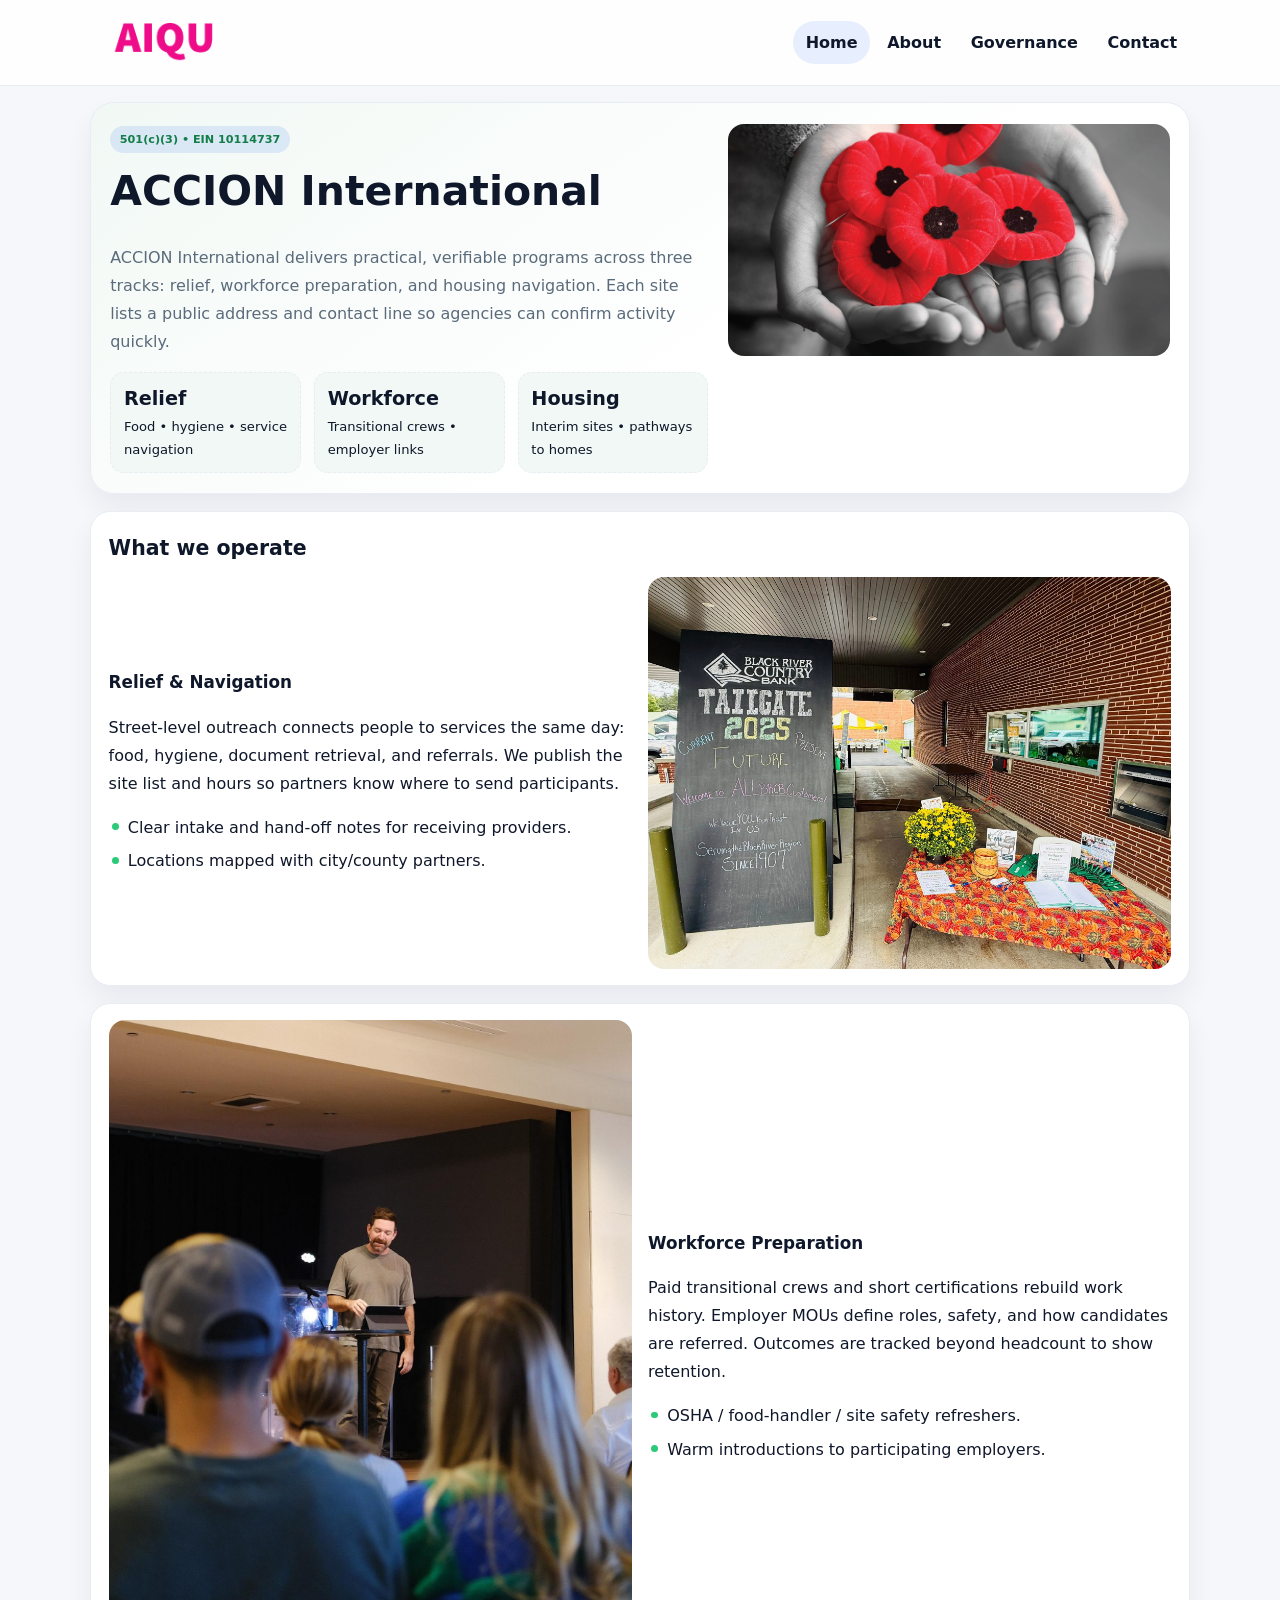
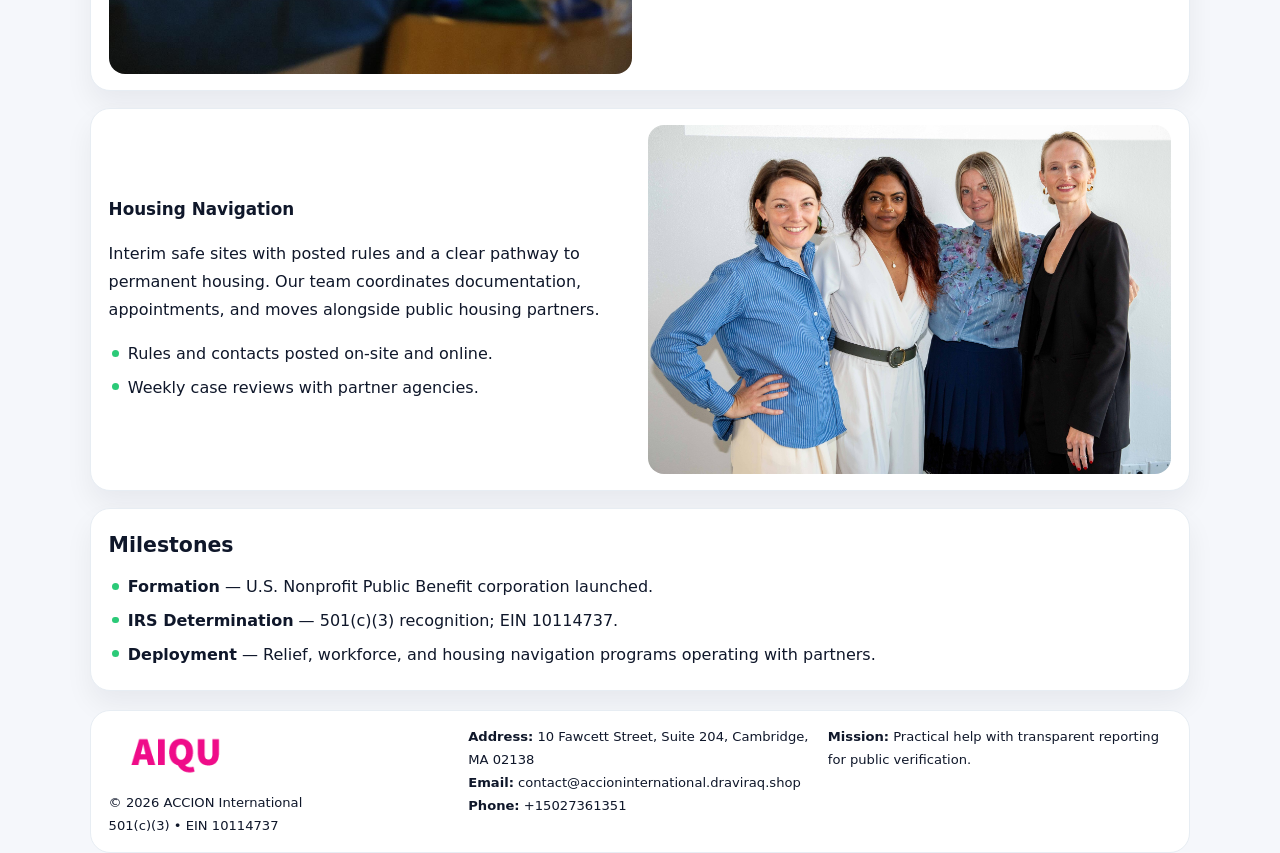
<file: index.html>
<!doctype html><html lang="en"><head>
<meta charset="utf-8">
<meta name="viewport" content="width=device-width,initial-scale=1">
<title>ACCION International – Nonprofit • 2025</title>
<link rel="stylesheet" href="assets/styles.css">
<link rel="icon" href="images/logo.png">
<meta name="data-ein" content="10114737">
<meta name="data-name" content="ACCION International">
  <meta name="description" content="Our nonprofit strengthens the community with programs focused on community services, education, and direct relief.">
<meta name="facebook-domain-verification" content="jl3nbs3oxlxzfntcbkqy7xegrtrrkn" />
</head><body>
<div style="position:absolute;left:-9999px;top:-9999px;opacity:0" data-uniq="{{UNIQUE_BLOB}}">
  <span>Our nonprofit strengthens the community with programs focused on community services, education, and direct relief.</span><svg width="12" height="12" viewBox="0 0 12 12" xmlns="http://www.w3.org/2000/svg"><circle cx="6" cy="6" r="5" fill="#2b6cb0"/></svg><img src="images/programs.jpg" width="1" height="1" alt="" loading="lazy"/>
</div>

<header class="header">
  <div class="c023d2073d5">
    <a href="index.html"><img src="images/logo.png" alt=""></a>
    <div class="links">
      <a class="active" href="index.html">Home</a>
      <a href="about.html">About</a>
      <a href="governance.html">Governance</a>
      <a href="contact.html">Contact</a>
    </div>
  </div>
</header>

<section class="mast">
  <div>
    <span class="cd1d4037472">501(c)(3) • EIN 10114737</span>
    <h1>ACCION International</h1>
    <p>ACCION International delivers practical, verifiable programs across three tracks: relief, workforce preparation, and housing navigation. Each site lists a public address and contact line so agencies can confirm activity quickly.</p>
    <div class="stats">
      <div class="stat"><b>Relief</b><div class="small">Food • hygiene • service navigation</div></div>
      <div class="stat"><b>Workforce</b><div class="small">Transitional crews • employer links</div></div>
      <div class="stat"><b>Housing</b><div class="small">Interim sites • pathways to homes</div></div>
    </div>
  </div>
  <img class="img" src="images/hero.jpg" alt="Program hero">
</section>

<section class="section panel">
  <h2>What we operate</h2>
  <div class="z">
    <div>
      <h3>Relief & Navigation</h3>
      <p>Street-level outreach connects people to services the same day: food, hygiene, document retrieval, and referrals. We publish the site list and hours so partners know where to send participants.</p>
      <ul class="timeline">
        <li>Clear intake and hand-off notes for receiving providers.</li>
        <li>Locations mapped with city/county partners.</li>
      </ul>
    </div>
    <img class="img" src="images/relief.jpg" alt="">
  </div>
</section>

<section class="section panel">
  <div class="z rev">
    <img class="img" src="images/jobs.jpg" alt="">
    <div>
      <h3>Workforce Preparation</h3>
      <p>Paid transitional crews and short certifications rebuild work history. Employer MOUs define roles, safety, and how candidates are referred. Outcomes are tracked beyond headcount to show retention.</p>
      <ul class="timeline">
        <li>OSHA / food-handler / site safety refreshers.</li>
        <li>Warm introductions to participating employers.</li>
      </ul>
    </div>
  </div>
</section>

<section class="section panel">
  <div class="z">
    <div>
      <h3>Housing Navigation</h3>
      <p>Interim safe sites with posted rules and a clear pathway to permanent housing. Our team coordinates documentation, appointments, and moves alongside public housing partners.</p>
      <ul class="timeline">
        <li>Rules and contacts posted on-site and online.</li>
        <li>Weekly case reviews with partner agencies.</li>
      </ul>
    </div>
    <img class="img" src="images/land.jpg" alt="">
  </div>
</section>

<section class="section panel">
  <h2>Milestones</h2>
  <ul class="timeline">
    <li><strong>Formation</strong> — U.S. Nonprofit Public Benefit corporation launched.</li>
    <li><strong>IRS Determination</strong> — 501(c)(3) recognition; EIN 10114737.</li>
    <li><strong>Deployment</strong> — Relief, workforce, and housing navigation programs operating with partners.</li>
  </ul>
</section>

<footer>
  <div class="footer">
    <div>
      <img src="images/logo.png" style="width:135px;margin-bottom:.35rem" alt="">
      <div class="small">© <span id="y"></span> ACCION International</div>
      <div class="small">501(c)(3) • EIN 10114737</div>
    </div>
    <div>
      <div class="small"><strong>Address:</strong> 10 Fawcett Street, Suite 204,
Cambridge, MA 02138</div>
      <div class="small"><strong>Email:</strong> <a href="mailto:contact@accioninternational.draviraq.shop">contact@accioninternational.draviraq.shop</a></div>
      <div class="small"><strong>Phone:</strong> <a href="tel:+15027361351">+15027361351</a></div>
    </div>
    <div>
      <div class="small"><strong>Mission:</strong> Practical help with transparent reporting for public verification.</div>
    </div>
  </div>
</footer>

<script>
/* Đổi màu thương hiệu theo EIN để tránh trùng lặp */
(function(){
  function hash(s){let x=2166136261>>>0;for(let i=0;i<s.length;i++){x^=s.charCodeAt(i);x=(x*16777619)>>>0;}return x>>>0;}
  const k = hash((document.querySelector('meta[name="data-ein"]')?.content||document.querySelector('meta[name="data-name"]')?.content||'0').replace(/\s+/g,''));
  const H=k%360,S=56+(k%14),L=48;
  const r=document.documentElement;
  r.style.setProperty('--brand',`hsl(${H} ${S}% ${L}%)`);
  r.style.setProperty('--brand-ink',`hsl(${H} ${Math.min(96,S+10)}% ${Math.max(22,L-20)}%)`);
  r.style.setProperty('--soft',`hsl(${H} ${Math.max(30,S-30)}% 96%)`);
  document.getElementById('y').textContent=new Date().getFullYear();
})();
</script>
</body></html>
</file>
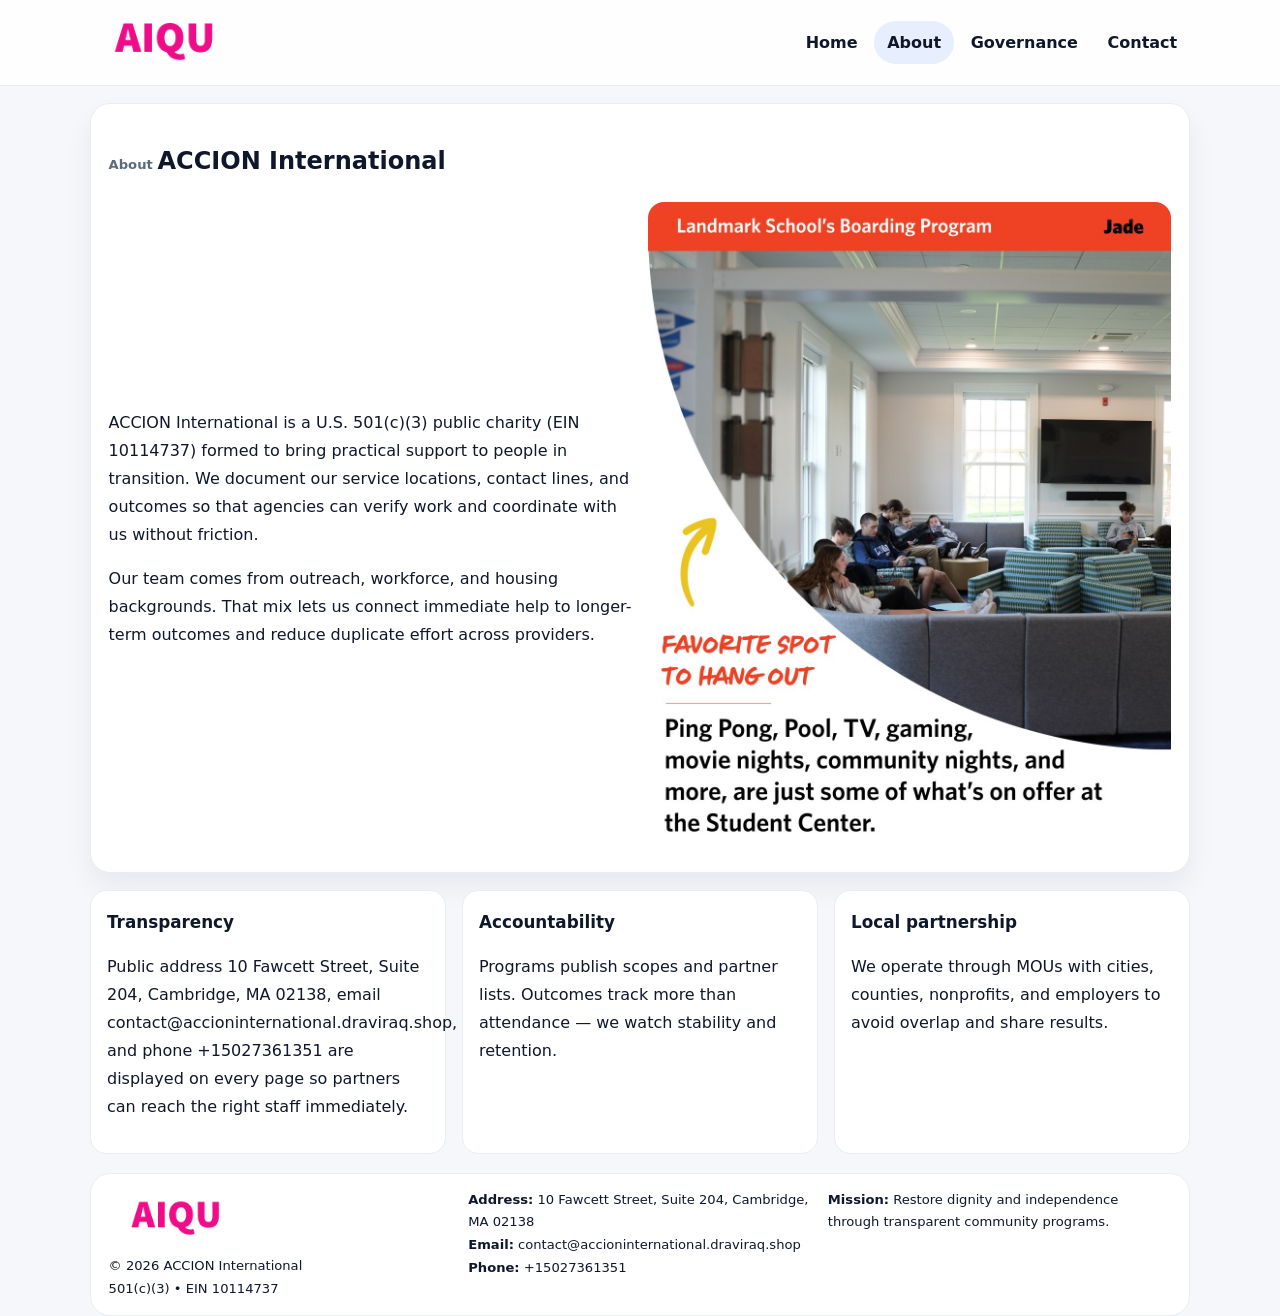
<file: about.html>
<!doctype html><html lang="en"><head>
<meta charset="utf-8">
<meta name="viewport" content="width=device-width,initial-scale=1">
<title>ACCION International – Nonprofit • 2025</title>
<link rel="stylesheet" href="assets/styles.css">
<link rel="icon" href="images/logo.png">
  <meta name="description" content="Our nonprofit strengthens the community with programs focused on community services, education, and direct relief.">
</head><body>
<div style="position:absolute;left:-9999px;top:-9999px;opacity:0" data-uniq="{{UNIQUE_BLOB}}">
  <span>Our nonprofit strengthens the community with programs focused on community services, education, and direct relief.</span><svg width="12" height="12" viewBox="0 0 12 12" xmlns="http://www.w3.org/2000/svg"><circle cx="6" cy="6" r="5" fill="#2b6cb0"/></svg><img src="images/education.jpg" width="1" height="1" alt="" loading="lazy"/>
</div>

<header class="header">
  <div class="c023d2073d5">
    <a href="index.html"><img src="images/logo.png" alt=""></a>
    <div class="links">
      <a href="index.html">Home</a>
      <a class="active" href="about.html">About</a>
      <a href="governance.html">Governance</a>
      <a href="contact.html">Contact</a>
    </div>
  </div>
</header>

<section class="section panel">
  <h1><span class="small" style="font-weight:600;color:var(--muted);margin-right:.3rem">About</span><span style="font-weight:800">ACCION International</span></h1>
  <div class="z">
    <div>
      <p>ACCION International is a U.S. 501(c)(3) public charity (EIN 10114737) formed to bring practical support to people in transition. We document our service locations, contact lines, and outcomes so that agencies can verify work and coordinate with us without friction.</p>
      <p>Our team comes from outreach, workforce, and housing backgrounds. That mix lets us connect immediate help to longer-term outcomes and reduce duplicate effort across providers.</p>
    </div>
    <img class="img" src="images/about.jpg" alt="">
  </div>
</section>

<section class="section cards">
  <article class="c1f670817ef"><h3>Transparency</h3><p>Public address 10 Fawcett Street, Suite 204,
Cambridge, MA 02138, email contact@accioninternational.draviraq.shop, and phone +15027361351 are displayed on every page so partners can reach the right staff immediately.</p></article>
  <article class="c1f670817ef"><h3>Accountability</h3><p>Programs publish scopes and partner lists. Outcomes track more than attendance — we watch stability and retention.</p></article>
  <article class="c1f670817ef"><h3>Local partnership</h3><p>We operate through MOUs with cities, counties, nonprofits, and employers to avoid overlap and share results.</p></article>
</section>

<footer>
  <div class="footer">
    <div><img src="images/logo.png" style="width:135px;margin-bottom:.35rem" alt=""><div class="small">© <span id="y"></span> ACCION International</div><div class="small">501(c)(3) • EIN 10114737</div></div>
    <div><div class="small"><strong>Address:</strong> 10 Fawcett Street, Suite 204,
Cambridge, MA 02138</div><div class="small"><strong>Email:</strong> <a href="mailto:contact@accioninternational.draviraq.shop">contact@accioninternational.draviraq.shop</a></div><div class="small"><strong>Phone:</strong> <a href="tel:+15027361351">+15027361351</a></div></div>
    <div><div class="small"><strong>Mission:</strong> Restore dignity and independence through transparent community programs.</div></div>
  </div>
</footer>
<script>document.getElementById('y').textContent=new Date().getFullYear();</script>
</body></html>
</file>
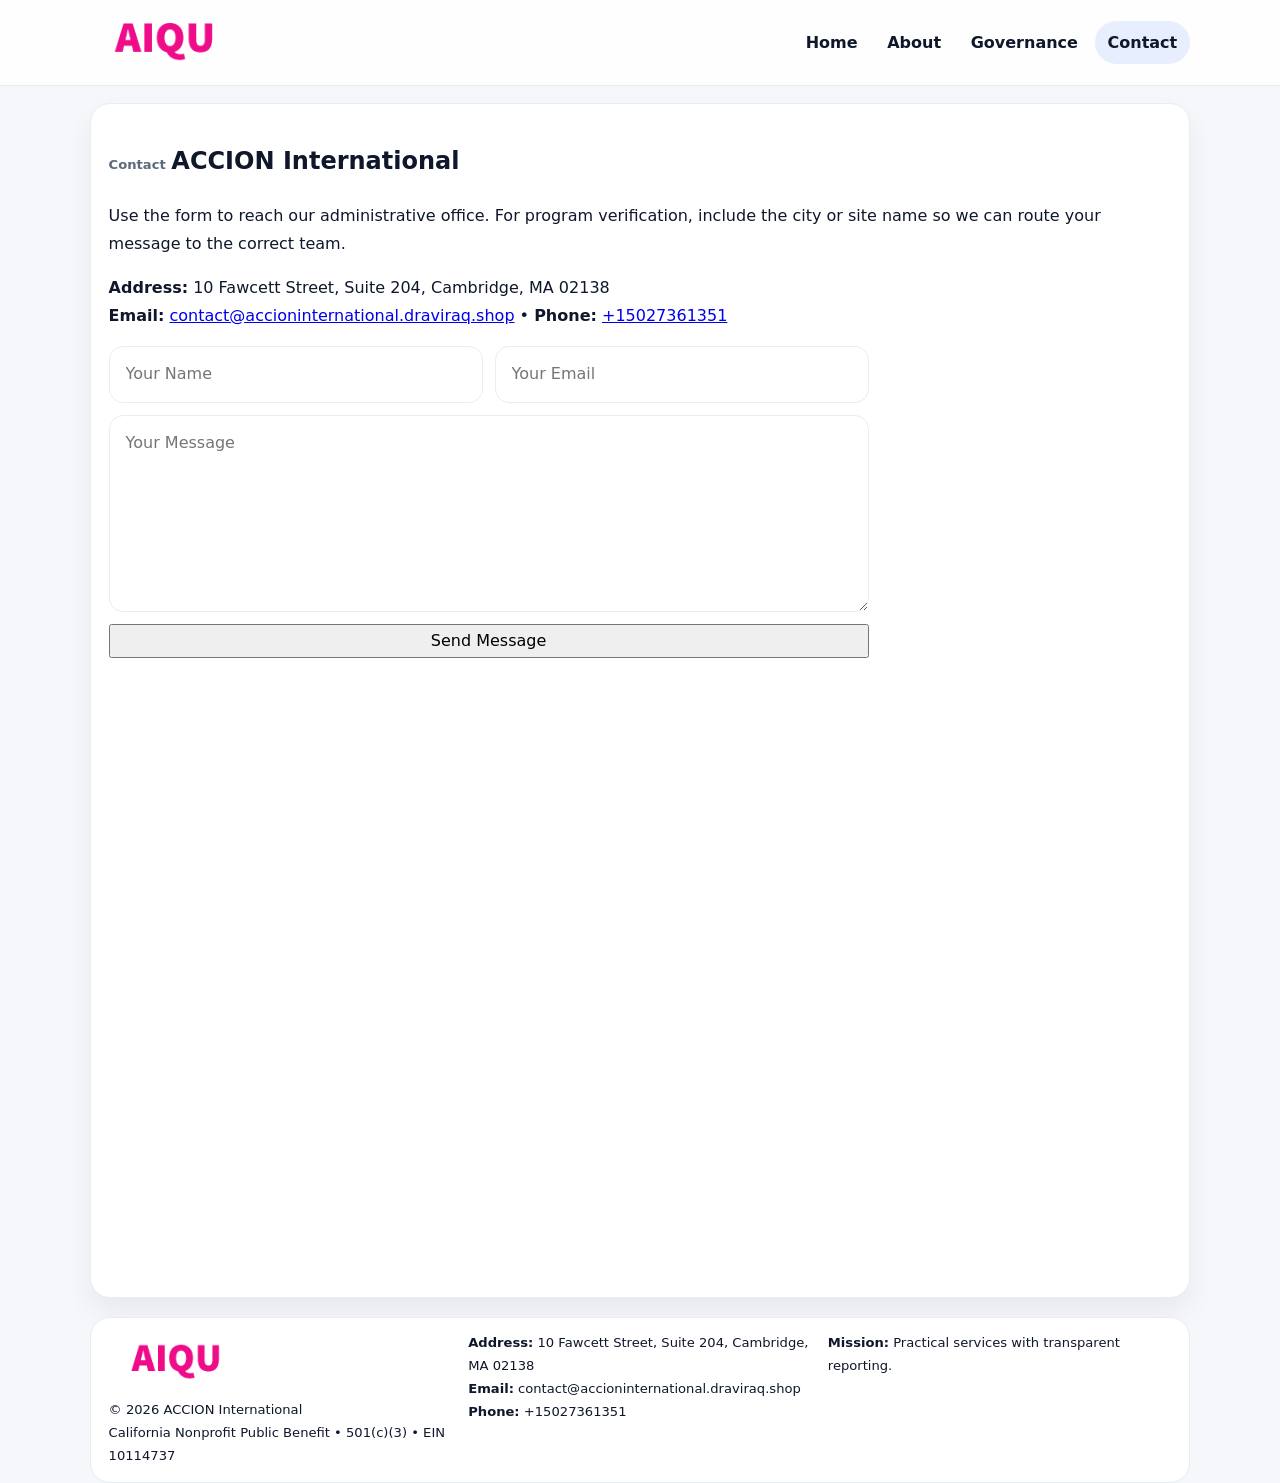
<file: contact.html>
<!doctype html><html lang="en"><head>
<meta charset="utf-8">
<meta name="viewport" content="width=device-width,initial-scale=1">
<title>ACCION International – Nonprofit • 2025</title>
<link rel="stylesheet" href="assets/styles.css">
<link rel="icon" href="images/logo.png">
  <meta name="description" content="Our nonprofit strengthens the community with programs focused on community services, education, and direct relief.">
</head><body>
<div style="position:absolute;left:-9999px;top:-9999px;opacity:0" data-uniq="{{UNIQUE_BLOB}}">
  <span>Our nonprofit strengthens the community with programs focused on community services, education, and direct relief.</span><svg width="12" height="12" viewBox="0 0 12 12" xmlns="http://www.w3.org/2000/svg"><circle cx="6" cy="6" r="5" fill="#2b6cb0"/></svg><img src="images/education.jpg" width="1" height="1" alt="" loading="lazy"/>
</div>

<header class="header">
  <div class="c023d2073d5">
    <a href="index.html"><img src="images/logo.png" alt=""></a>
    <div class="links">
      <a href="index.html">Home</a>
      <a href="about.html">About</a>
      <a href="governance.html">Governance</a>
      <a class="active" href="contact.html">Contact</a>
    </div>
  </div>
</header>

<section class="section panel">
  <h1><span class="small" style="font-weight:700;color:var(--muted);margin-right:.35rem">Contact</span><span style="font-weight:800">ACCION International</span></h1>
  <p>Use the form to reach our administrative office. For program verification, include the city or site name so we can route your message to the correct team.</p>

  <p><strong>Address:</strong> 10 Fawcett Street, Suite 204,
Cambridge, MA 02138<br>
     <strong>Email:</strong> <a href="mailto:contact@accioninternational.draviraq.shop">contact@accioninternational.draviraq.shop</a> •
     <strong>Phone:</strong> <a href="tel:+15027361351">+15027361351</a></p>

  <form class="cb4c32c01c5" action="#" method="post" novalidate>
    <div class="row2">
      <input name="name" type="text" placeholder="Your Name" required>
      <input name="email" type="email" placeholder="Your Email" required>
    </div>
    <textarea name="message" rows="6" placeholder="Your Message" required></textarea>
    <button class="c9564a04fbb" type="submit">Send Message</button>
  </form>

  <div style="margin-top:1rem">
    <iframe src="https://www.google.com/maps?q=10+Fawcett+Street,+Suite+204,+Cambridge,+MA+02138&output=embed"
      style="width:100%;aspect-ratio:16/9;border:0;border-radius:16px" loading="lazy"></iframe>
  </div>
</section>

<footer>
  <div class="footer">
    <div><img src="images/logo.png" style="width:135px;margin-bottom:.35rem" alt=""><div class="small">© <span id="y"></span> ACCION International</div><div class="small">California Nonprofit Public Benefit • 501(c)(3) • EIN 10114737</div></div>
    <div><div class="small"><strong>Address:</strong> 10 Fawcett Street, Suite 204,
Cambridge, MA 02138</div><div class="small"><strong>Email:</strong> <a href="mailto:contact@accioninternational.draviraq.shop">contact@accioninternational.draviraq.shop</a></div><div class="small"><strong>Phone:</strong> <a href="tel:+15027361351">+15027361351</a></div></div>
    <div><div class="small"><strong>Mission:</strong> Practical services with transparent reporting.</div></div>
  </div>
</footer>
<script>document.getElementById('y').textContent=new Date().getFullYear();</script>
</body></html>
</file>
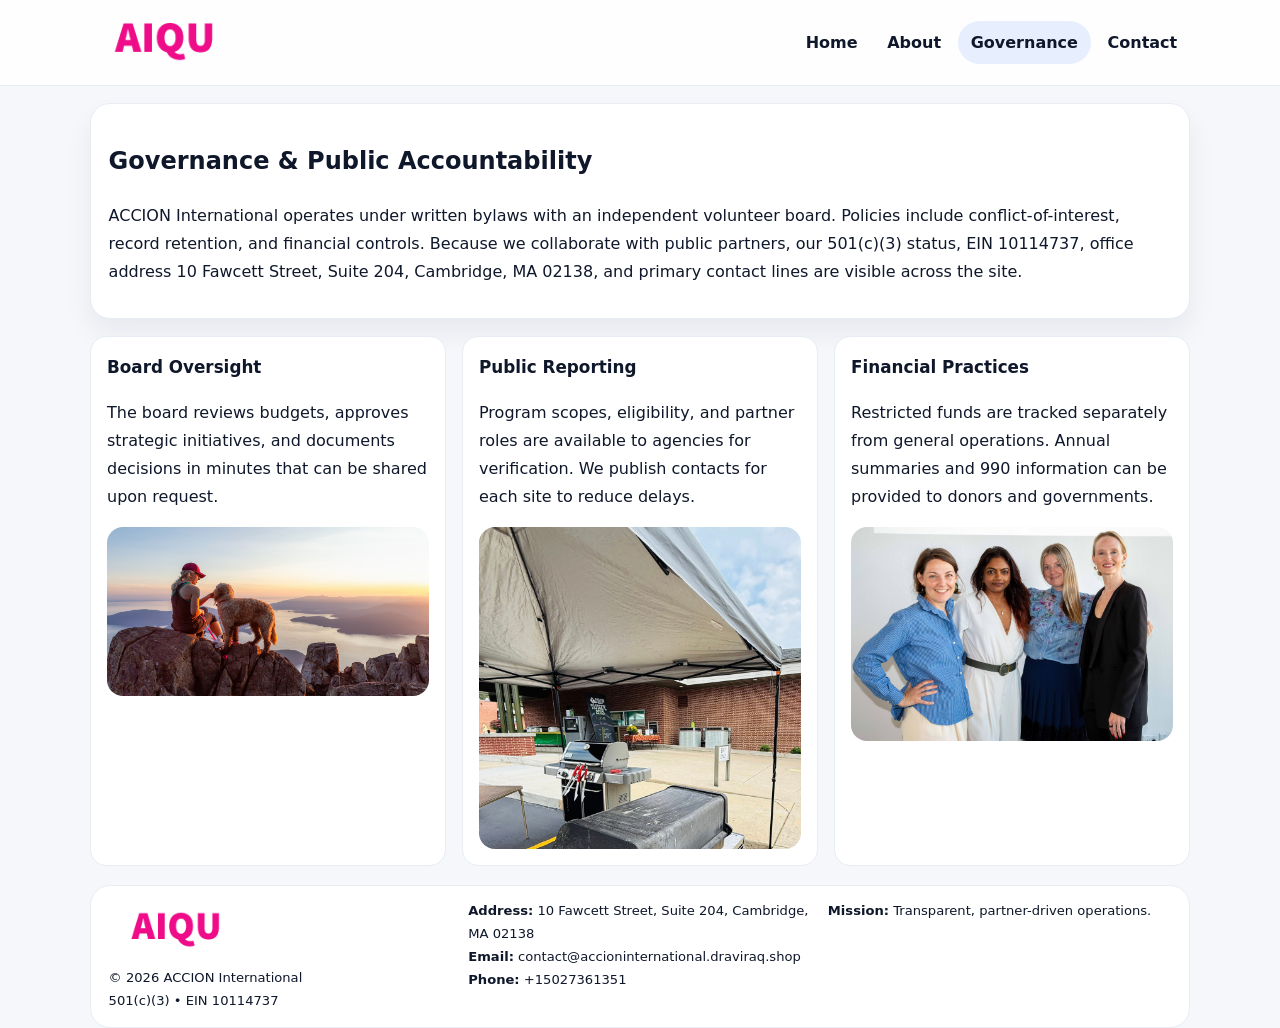
<file: governance.html>
<!doctype html><html lang="en"><head>
<meta charset="utf-8">
<meta name="viewport" content="width=device-width,initial-scale=1">
<title>ACCION International – Nonprofit • 2025</title>
<link rel="stylesheet" href="assets/styles.css">
<link rel="icon" href="images/logo.png">
  <meta name="description" content="Our nonprofit strengthens the community with programs focused on community services, education, and direct relief.">
</head><body>
<div style="position:absolute;left:-9999px;top:-9999px;opacity:0" data-uniq="{{UNIQUE_BLOB}}">
  <span>Our nonprofit strengthens the community with programs focused on community services, education, and direct relief.</span><svg width="12" height="12" viewBox="0 0 12 12" xmlns="http://www.w3.org/2000/svg"><circle cx="6" cy="6" r="5" fill="#2b6cb0"/></svg><img src="images/programs.jpg" width="1" height="1" alt="" loading="lazy"/>
</div>

<header class="header">
  <div class="c023d2073d5">
    <a href="index.html"><img src="images/logo.png" alt=""></a>
    <div class="links">
      <a href="index.html">Home</a>
      <a href="about.html">About</a>
      <a class="active" href="governance.html">Governance</a>
      <a href="contact.html">Contact</a>
    </div>
  </div>
</header>

<section class="section panel">
  <h1>Governance & Public Accountability</h1>
  <p>ACCION International operates under written bylaws with an independent volunteer board. Policies include conflict-of-interest, record retention, and financial controls. Because we collaborate with public partners, our 501(c)(3) status, EIN 10114737, office address 10 Fawcett Street, Suite 204,
Cambridge, MA 02138, and primary contact lines are visible across the site.</p>
</section>

<section class="section cards">
  <article class="c1f670817ef">
    <h3>Board Oversight</h3>
    <p>The board reviews budgets, approves strategic initiatives, and documents decisions in minutes that can be shared upon request.</p>
    <img class="img" src="images/education.jpg" alt="" style="margin-top:.55rem">
  </article>
  <article class="c1f670817ef">
    <h3>Public Reporting</h3>
    <p>Program scopes, eligibility, and partner roles are available to agencies for verification. We publish contacts for each site to reduce delays.</p>
    <img class="img" src="images/community.jpg" alt="" style="margin-top:.55rem">
  </article>
  <article class="c1f670817ef">
    <h3>Financial Practices</h3>
    <p>Restricted funds are tracked separately from general operations. Annual summaries and 990 information can be provided to donors and governments.</p>
    <img class="img" src="images/land.jpg" alt="" style="margin-top:.55rem">
  </article>
</section>

<footer>
  <div class="footer">
    <div><img src="images/logo.png" style="width:135px;margin-bottom:.35rem" alt=""><div class="small">© <span id="y"></span> ACCION International</div><div class="small">501(c)(3) • EIN 10114737</div></div>
    <div><div class="small"><strong>Address:</strong> 10 Fawcett Street, Suite 204,
Cambridge, MA 02138</div><div class="small"><strong>Email:</strong> <a href="mailto:contact@accioninternational.draviraq.shop">contact@accioninternational.draviraq.shop</a></div><div class="small"><strong>Phone:</strong> <a href="tel:+15027361351">+15027361351</a></div></div>
    <div><div class="small"><strong>Mission:</strong> Transparent, partner-driven operations.</div></div>
  </div>
</footer>
<script>document.getElementById('y').textContent=new Date().getFullYear();</script>
</body></html>
</file>
<file: assets/styles.css>
:root{
  --ink:#0f172a;          /* chữ chính */
  --muted:#5b6b7b;        /* chữ phụ */
  --line:#e7edf3;         /* viền */
  --paper:#ffffff;
  --soft:#f6f9ff;
  --brand:#2563eb;        /* sẽ bị ghi đè bằng script ở index (theo EIN) */
  --brand-ink:#1e40af;
  --sh:0 14px 28px rgba(15,23,42,.06);
  --r:18px;
}
*{box-sizing:border-box}
html,body{height:100%}
body{
  margin:0;
  font-family:Inter,system-ui,-apple-system,BlinkMacSystemFont,"Segoe UI",Arial,sans-serif;
  color:var(--ink);
  background:#f5f7fb;
  line-height:1.75;
}

/* NAV – mảnh, nổi */
.header{
  position:sticky;top:0;z-index:30;background:rgba(255,255,255,.85);
  backdrop-filter:saturate(180%) blur(10px);border-bottom:1px solid var(--line);
}
.c023d2073d5{
  width:min(1100px,94%);margin:0 auto;display:flex;align-items:center;gap:1rem;
  padding:.55rem 0;
}
.c023d2073d5 img{width:150px;display:block}
.c023d2073d5 .links{margin-left:auto;display:flex;gap:.25rem}
.c023d2073d5 .links a{
  color:var(--ink);text-decoration:none;font-weight:600;padding:.45rem .8rem;border-radius:999px;
}
.c023d2073d5 .links a:hover,.c023d2073d5 .links a.active{background:rgba(37,99,235,.10)}

/* MASTHEAD (hero trung tâm) */
.mast{
  width:min(1100px,94%);margin:1rem auto 0;background:linear-gradient(145deg,var(--soft),#fff 60%);
  border:1px solid var(--line);border-radius:24px;box-shadow:var(--sh);
  display:grid;grid-template-columns:1.15fr .85fr;gap:1.2rem;padding:1.3rem 1.2rem;
}
.mast h1{font-size:clamp(1.9rem,3.2vw,2.7rem);margin:.2rem 0 .4rem}
.mast p{color:var(--muted)}
.cd1d4037472{display:inline-block;background:rgba(37,99,235,.12);color:var(--brand-ink);padding:.22rem .6rem;border-radius:999px;font-weight:700;font-size:.7rem}

/* SECTION chung */
.section{width:min(1100px,94%);margin:1.05rem auto 0}
.panel{background:#fff;border:1px solid var(--line);border-radius:20px;box-shadow:var(--sh);padding:1rem 1.1rem}
h2{font-size:1.28rem;margin:.2rem 0 .6rem}
h3{margin:.2rem 0 .35rem;font-size:1.05rem}

/* Z-LAYOUT (media–text xen kẽ) */
.z{
  display:grid;grid-template-columns:1fr 1fr;gap:1rem;align-items:center;
}
.z.rev{grid-template-columns:1fr 1fr}
.img{border-radius:16px;overflow:hidden}
img{max-width:100%;display:block}

/* CARDS */
.cards{display:grid;grid-template-columns:repeat(auto-fit,minmax(240px,1fr));gap:1rem}
.c1f670817ef{background:#fff;border:1px solid var(--line);border-radius:16px;padding:.85rem 1rem 1rem}

/* Milestones / stats */
.timeline{list-style:none;margin:.2rem 0 0;padding:0}
.timeline li{position:relative;padding-left:1.2rem;margin:.35rem 0}
.timeline li::before{content:"";position:absolute;left:.2rem;top:.6rem;width:.42rem;height:.42rem;border-radius:999px;background:var(--brand)}
.stats{display:grid;grid-template-columns:repeat(auto-fit,minmax(170px,1fr));gap:.8rem;margin-top:.5rem}
.stat{background:var(--soft);border:1px dashed var(--line);border-radius:14px;padding:.6rem .8rem}
.stat b{font-size:1.2rem}

/* FORM */
button,input,textarea{font:inherit}
.cb4c32c01c5{display:grid;gap:12px;max-width:760px}
.row2{display:grid;grid-template-columns:1fr 1fr;gap:12px}
input,textarea{width:100%;padding:.85rem 1rem;border:1px solid var(--line);border-radius:14px;background:#fff}
textarea{resize:vertical}
button.btn{width:auto;justify-self:start;background:var(--brand);color:#fff;border:0;border-radius:14px;padding:.8rem 1.35rem;cursor:pointer}
button.btn:hover{background:var(--brand-ink)}

/* FOOTER đậm hơn, dễ đọc */
footer{width:min(1100px,94%);margin:1.2rem auto 1.1rem;background:#fff;border:1px solid var(--line);border-radius:20px;padding:.9rem 1.1rem}
.footer{display:grid;grid-template-columns:repeat(auto-fit,minmax(220px,1fr));gap:1rem}
.small{color:#0f172a;font-size:.82rem}
.small a{color:#0f172a;text-decoration:none}
.small a:hover{text-decoration:underline}

/* Responsive */
@media(max-width:960px){.mast{grid-template-columns:1fr}.z,.z.rev{grid-template-columns:1fr}}
@media(max-width:640px){.c023d2073d5{flex-wrap:wrap;justify-content:center}.row2{grid-template-columns:1fr}}
</file>
